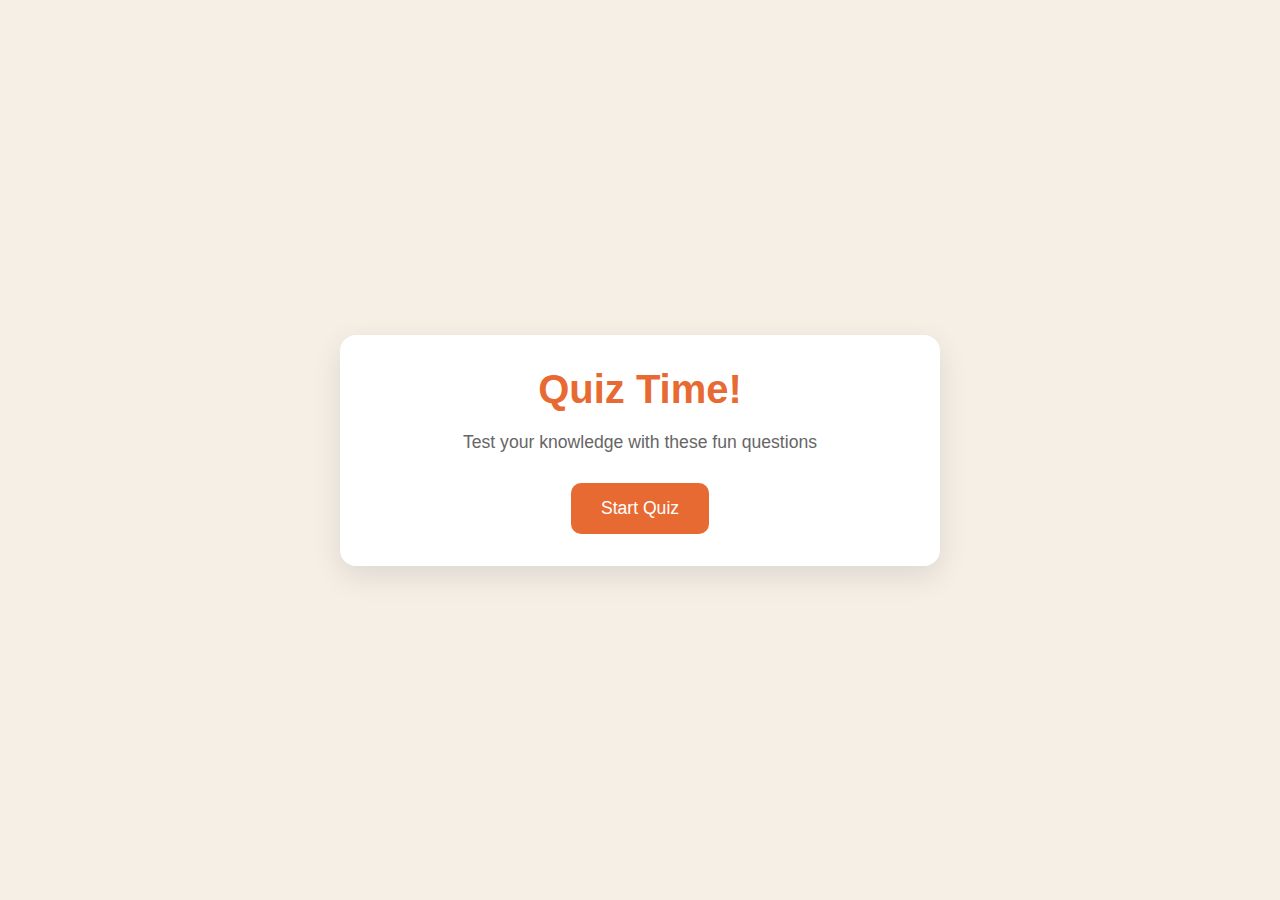
<file: 01-quiz-game/index.html>
<!DOCTYPE html>
<html lang="en">
  <head>
    <meta charset="UTF-8" />
    <meta name="viewport" content="width=device-width, initial-scale=1.0" />
    <title>Fun Quiz Game</title>
    <link rel="stylesheet" href="style.css" />
  </head>
  <body>
    <div class="container">
      <div class="screen active" id="start-screen">
        <h1>Quiz Time!</h1>
        <p>Test your knowledge with these fun questions</p>
        <button id="start-btn">Start Quiz</button>
      </div>

      <div class="screen" id="quiz-screen">
        <div class="quiz-header">
          <h2 id="question-text">Question goes here</h2>
          <div class="quiz-info">
            <p>
              Question <span id="current-question">1</span> of
              <span id="total-questions">5</span>
            </p>

            <p>Score: <span id="score">0</span></p>
          </div>
        </div>

        <div id="answers-container" class="answers-container">
          <!-- Answer buttons will be insterted here from our js code later at some point -->
        </div>

        <div class="progress-bar">
          <div id="progress" class="progress"></div>
        </div>
      </div>

      <div id="result-screen" class="screen">
        <h1>Quiz Results</h1>
        <div class="result-info">
          <p>
            You scored <span id="final-score">0</span> out of
            <span id="max-score">5</span>
          </p>

          <div id="result-message">Good job!</div>
        </div>
        <button id="restart-btn">Restart Quiz</button>
      </div>
    </div>

    <script src="script.js"></script>
  </body>
</html>
</file>
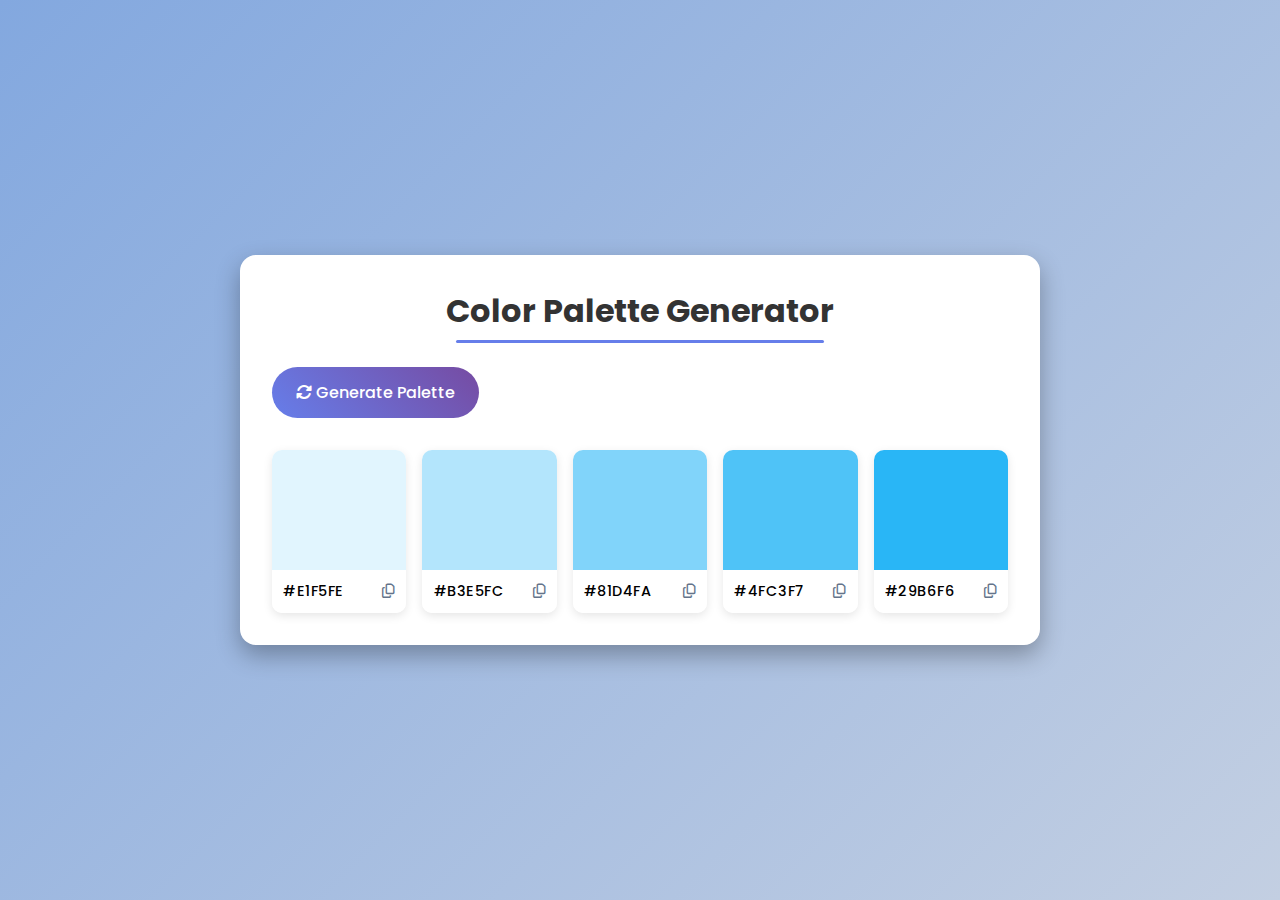
<file: 02-color-palette-generator/index.html>
<!DOCTYPE html>
<html lang="en">
  <head>
    <meta charset="UTF-8" />
    <meta name="viewport" content="width=device-width, initial-scale=1.0" />
    <title>Color Palette Generator</title>
    <link
      rel="stylesheet"
      href="https://cdnjs.cloudflare.com/ajax/libs/font-awesome/6.7.2/css/all.min.css"
      integrity="sha512-Evv84Mr4kqVGRNSgIGL/F/aIDqQb7xQ2vcrdIwxfjThSH8CSR7PBEakCr51Ck+w+/U6swU2Im1vVX0SVk9ABhg=="
      crossorigin="anonymous"
      referrerpolicy="no-referrer"
    />
    <link rel="stylesheet" href="style.css" />
  </head>
  <body>
    <div class="container">
      <h1>Color Palette Generator</h1>

      <button id="generate-btn">
        <i class="fas fa-sync-alt"></i>
        Generate Palette
      </button>

      <div class="palette-container">
        <!-- COLOR BOX 1 -->
        <div class="color-box">
          <div class="color" style="background-color: #e1f5fe"></div>
          <div class="color-info">
            <span class="hex-value">#E1F5FE</span>
            <i class="far fa-copy copy-btn" title="Copy to clipboard"></i>
          </div>
        </div>
        <!-- COLOR BOX 2 -->
        <div class="color-box">
          <div class="color" style="background-color: #b3e5fc"></div>
          <div class="color-info">
            <span class="hex-value">#B3E5FC</span>
            <i class="far fa-copy copy-btn" title="Copy to clipboard"></i>
          </div>
        </div>
        <!-- COLOR BOX 3 -->
        <div class="color-box">
          <div class="color" style="background-color: #81d4fa"></div>
          <div class="color-info">
            <span class="hex-value">#81D4FA</span>
            <i class="far fa-copy copy-btn" title="Copy to clipboard"></i>
          </div>
        </div>
        <!-- COLOR BOX 4 -->
        <div class="color-box">
          <div class="color" style="background-color: #4fc3f7"></div>
          <div class="color-info">
            <span class="hex-value">#4FC3F7</span>
            <i class="far fa-copy copy-btn" title="Copy to clipboard"></i>
          </div>
        </div>
        <!-- COLOR BOX 5 -->
        <div class="color-box">
          <div class="color" style="background-color: #29b6f6"></div>
          <div class="color-info">
            <span class="hex-value">#29B6F6</span>
            <i class="far fa-copy copy-btn" title="Copy to clipboard"></i>
          </div>
        </div>
      </div>
    </div>

    <script src="script.js"></script>
  </body>
</html>
</file>
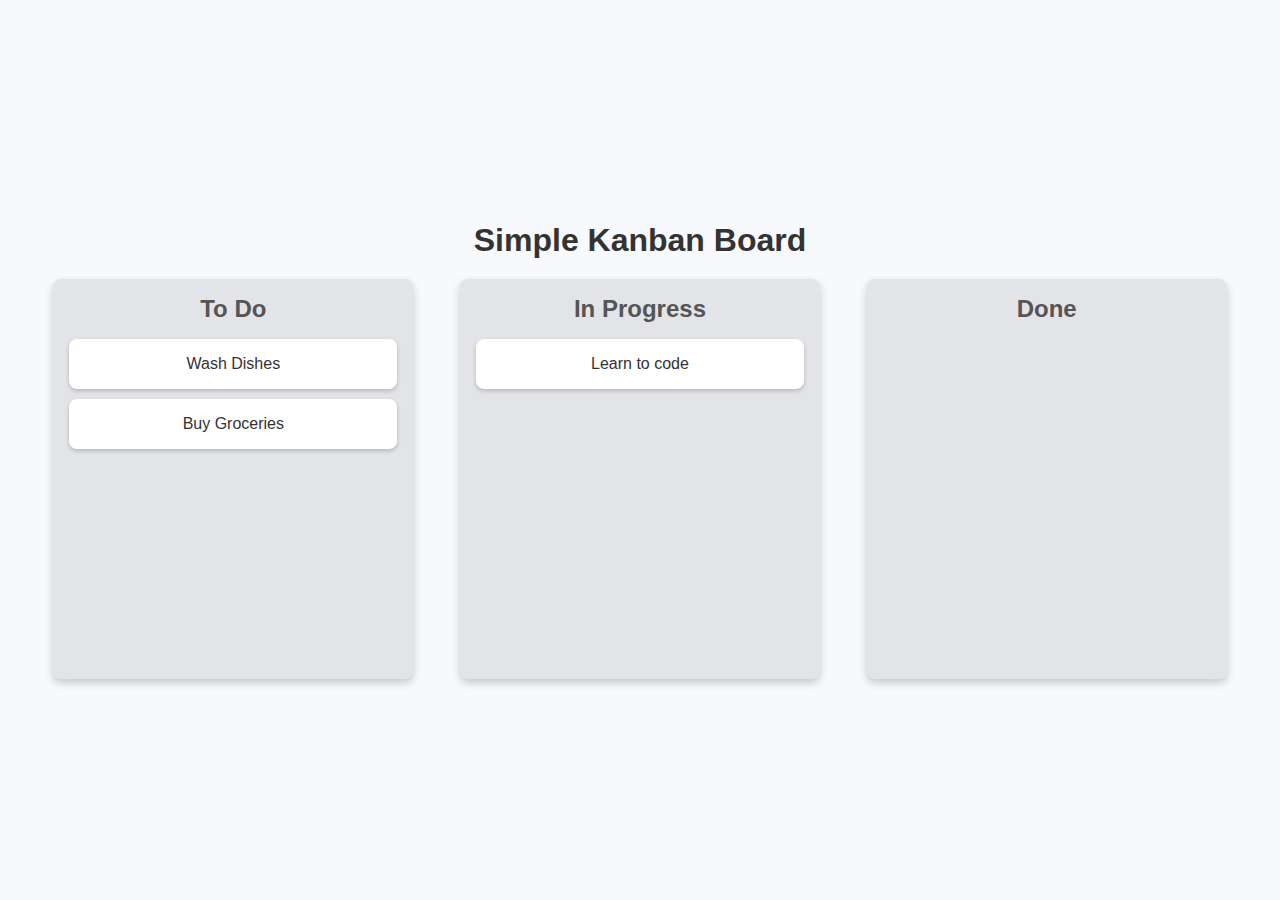
<file: 03-drag-and-drop/index.html>
<!DOCTYPE html>
<html lang="en">
  <head>
    <meta charset="UTF-8" />
    <meta name="viewport" content="width=device-width, initial-scale=1.0" />
    <title>Kanban Board</title>
    <link rel="stylesheet" href="style.css" />
  </head>
  <body>
    <div class="container">
      <h1>Simple Kanban Board</h1>

      <div class="board">
        <!-- LIST 1 -->
        <div class="list" id="list1">
          <h2>To Do</h2>
          <div class="card" draggable="true" id="card1">Wash Dishes</div>
          <div class="card" draggable="true" id="card2">Buy Groceries</div>
        </div>

        <!-- LIST 2 -->
        <div class="list" id="list2">
          <h2>In Progress</h2>
          <div class="card" draggable="true" id="card3">Learn to code</div>
        </div>

        <!-- LIST 3 -->
        <div class="list" id="list3">
          <h2>Done</h2>
        </div>
      </div>
    </div>

    <script src="script.js"></script>
  </body>
</html>
</file>
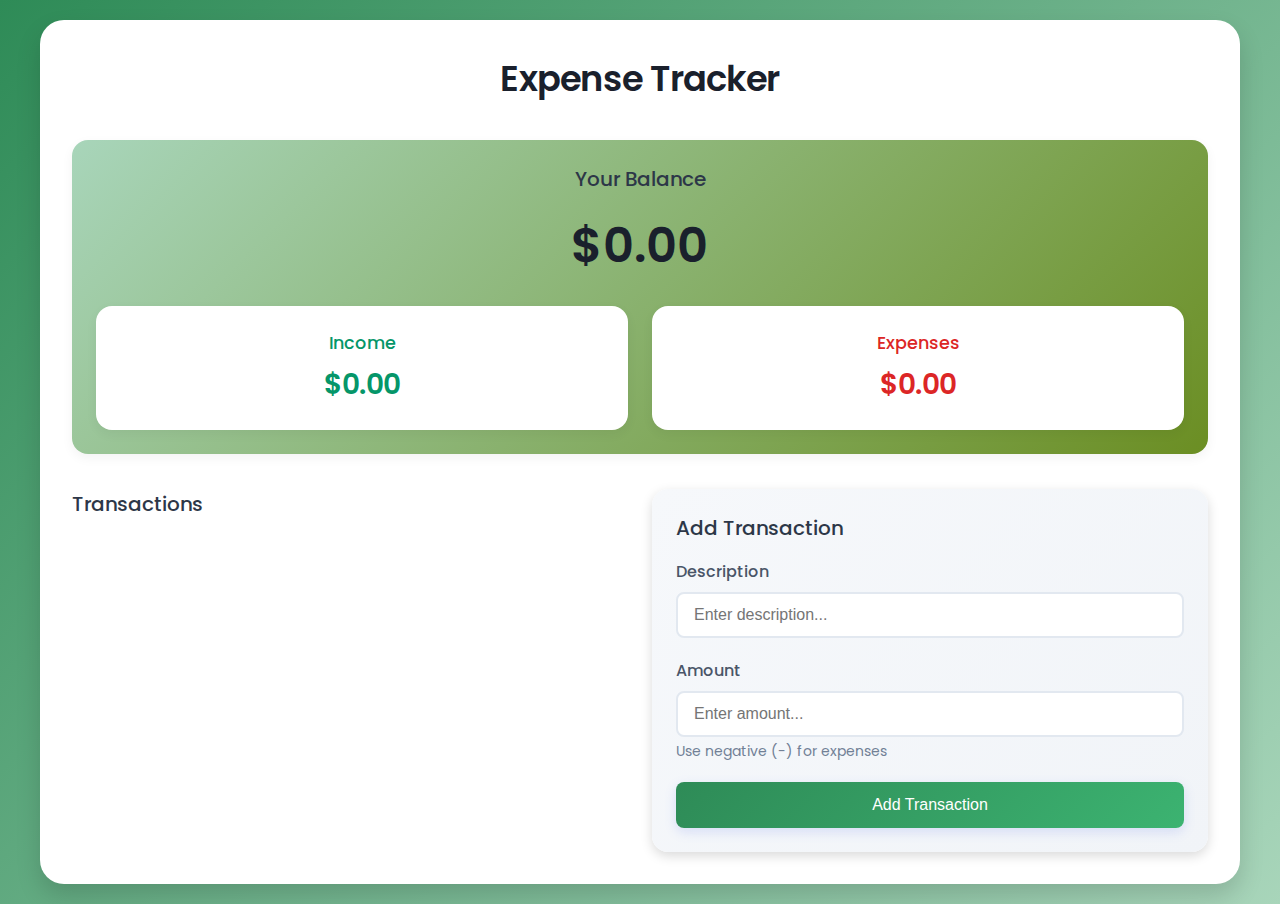
<file: 04-expense-tracker/index.html>
<!DOCTYPE html>
<html lang="en">
  <head>
    <meta charset="UTF-8" />
    <meta name="viewport" content="width=device-width, initial-scale=1.0" />
    <title>Expense Tracker</title>
    <link rel="stylesheet" href="style.css" />
    <link
      href="https://fonts.googleapis.com/css?family=Poppins:100,100italic,200,200italic,300,300italic,regular,italic,500,500italic,600,600italic,700,700italic,800,800italic,900,900italic"
      rel="stylesheet"
    />
  </head>
  <body>
    <div class="container">
      <h1>Expense Tracker</h1>

      <div class="balance-container">
        <h2>Your Balance</h2>
        <h1 id="balance">$0.00</h1>

        <div class="summary">
          <div class="income">
            <h3>Income</h3>
            <p id="income-amount">$0.00</p>
          </div>
          <div class="expenses">
            <h3>Expenses</h3>
            <p id="expense-amount">$0.00</p>
          </div>
        </div>
      </div>

      <div class="main-content">
        <div class="transaction-container">
          <h2>Transactions</h2>
          <ul id="transaction-list">
            <!-- TRANSACTIONS WILL BE INSERTED HERE -->
          </ul>
        </div>

        <div class="form-container">
          <h2>Add Transaction</h2>

          <form id="transaction-form">
            <div class="form-group">
              <label for="description">Description</label>
              <input type="text" id="description" placeholder="Enter description..." required />
            </div>

            <div class="form-group">
              <label for="amount">Amount</label>
              <input type="number" id="amount" placeholder="Enter amount..." required />
              <small>Use negative (-) for expenses</small>
            </div>

            <button type="submit">Add Transaction</button>
          </form>
        </div>
      </div>
    </div>

    <script src="script.js"></script>
  </body>
</html>
</file>
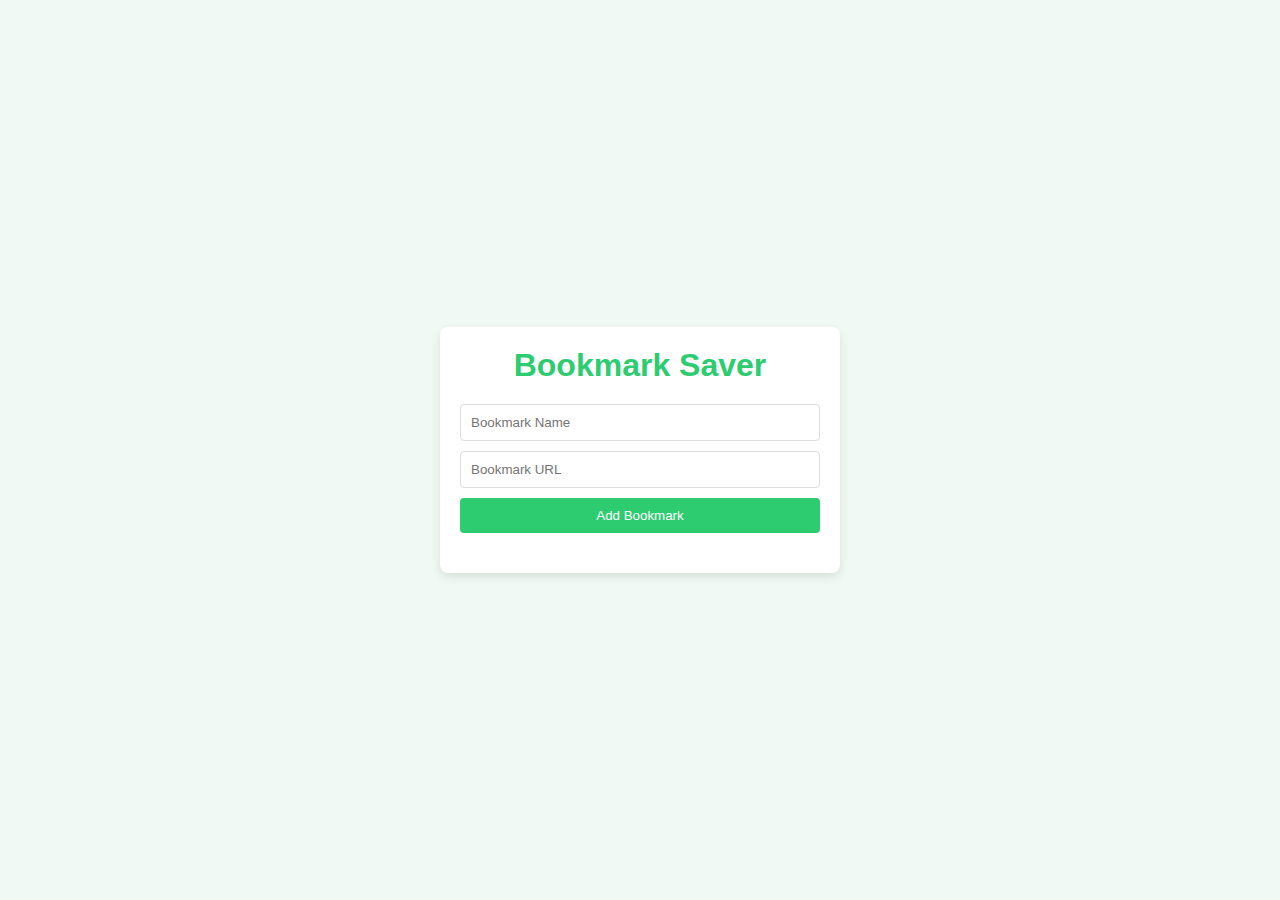
<file: 05-bookmark-saver/index.html>
<!DOCTYPE html>
<html lang="en">
  <head>
    <meta charset="UTF-8" />
    <meta name="viewport" content="width=device-width, initial-scale=1.0" />
    <title>Bookmark Saver</title>
    <link rel="stylesheet" href="style.css" />
  </head>
  <body>
    <div class="app-container">
      <h1>Bookmark Saver</h1>
      <div class="input-container">
        <input type="text" id="bookmark-name" placeholder="Bookmark Name" />
        <input type="url" id="bookmark-url" placeholder="Bookmark URL" />
        <button id="add-bookmark">Add Bookmark</button>
      </div>

      <ul id="bookmark-list"></ul>
    </div>

    <script src="script.js"></script>
  </body>
</html>
</file>
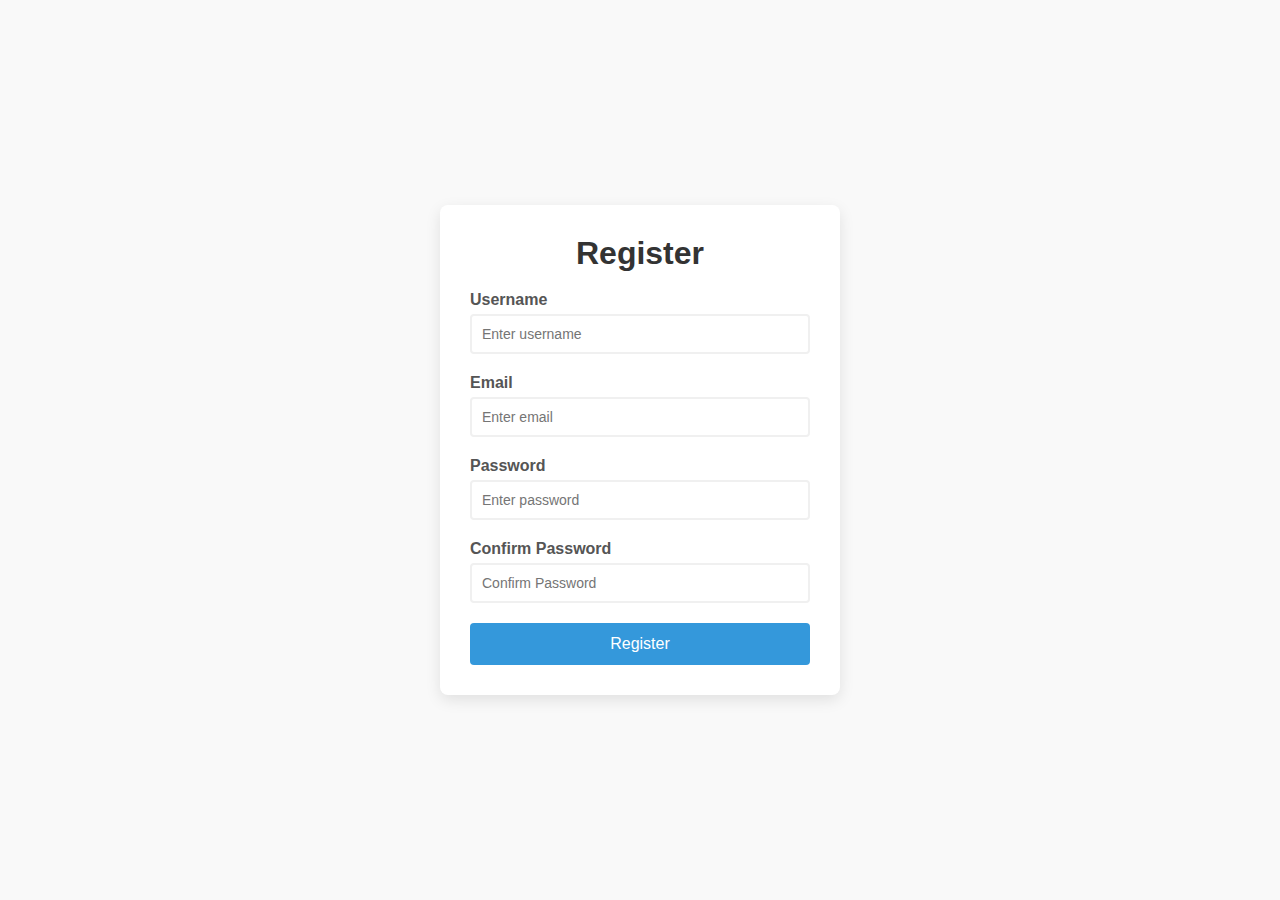
<file: 06-form-validator/index.html>
<!DOCTYPE html>
<html lang="en">
  <head>
    <meta charset="UTF-8" />
    <meta name="viewport" content="width=device-width, initial-scale=1.0" />
    <title>Form Validator</title>
    <link rel="stylesheet" href="style.css" />
  </head>
  <body>
    <div class="container">
      <form id="registration-form">
        <h1>Register</h1>

        <!-- username -->
        <div class="form-group">
          <label for="username">Username</label>
          <input type="text" id="username" placeholder="Enter username" />
          <small></small>
        </div>
        <!-- email -->
        <div class="form-group">
          <label for="email">Email</label>
          <input type="email" id="email" placeholder="Enter email" />
          <small></small>
        </div>
        <!-- password -->
        <div class="form-group">
          <label for="password">Password</label>
          <input type="password" id="password" placeholder="Enter password" />
          <small></small>
        </div>
        <!-- confirm password -->
        <div class="form-group">
          <label for="confirmPassword">Confirm Password</label>
          <input type="password" id="confirmPassword" placeholder="Confirm Password" />
          <small></small>
        </div>
        <!-- submit btn -->
        <button type="submit">Register</button>
      </form>
    </div>

    <script src="script.js"></script>
  </body>
</html>
</file>
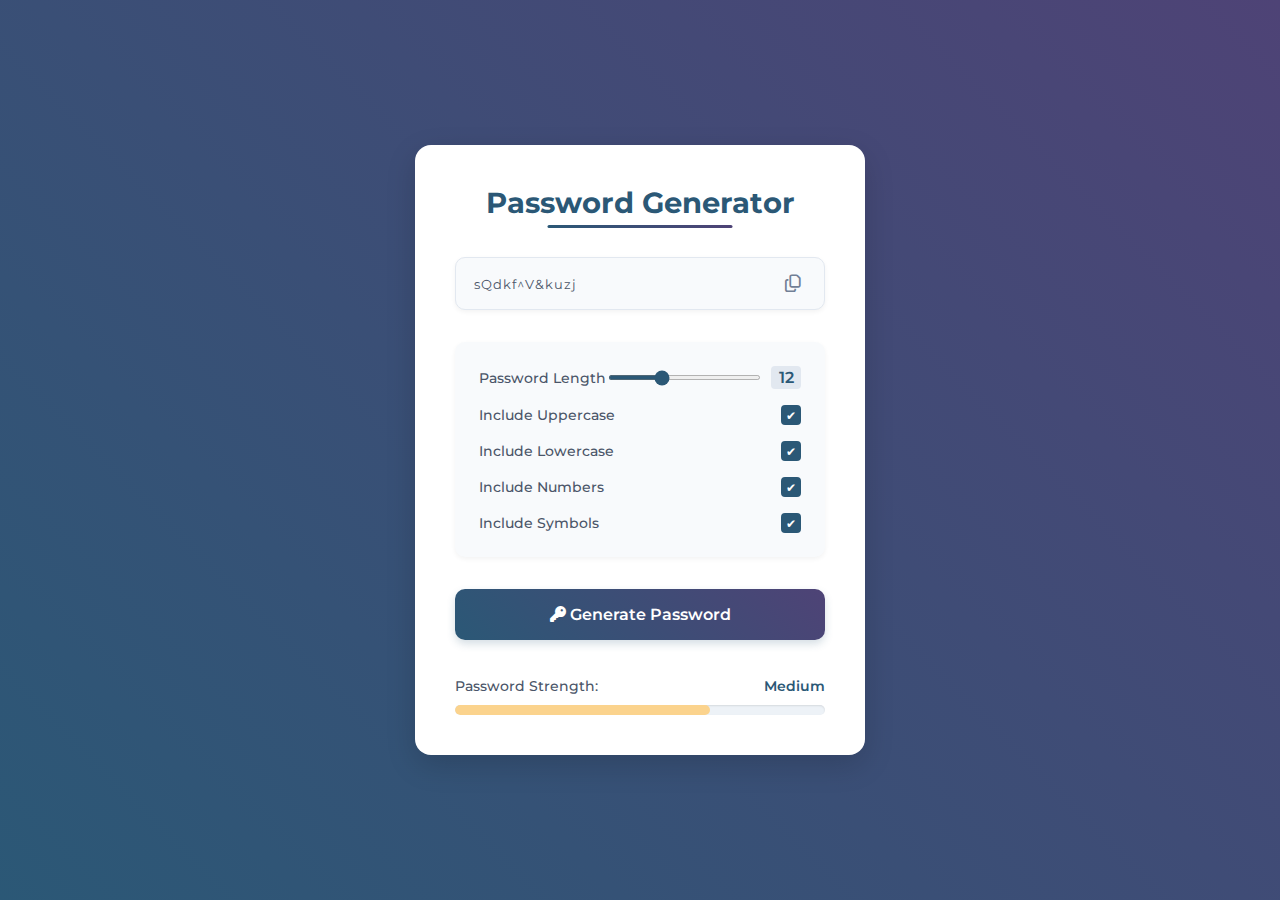
<file: 07-password-generator/index.html>
<!DOCTYPE html>
<html lang="en">
  <head>
    <meta charset="UTF-8" />
    <meta name="viewport" content="width=device-width, initial-scale=1.0" />
    <title>Password Generator</title>
    <link rel="stylesheet" href="style.css" />
    <link
      rel="stylesheet"
      href="https://cdnjs.cloudflare.com/ajax/libs/font-awesome/6.7.2/css/all.min.css"
      integrity="sha512-Evv84Mr4kqVGRNSgIGL/F/aIDqQb7xQ2vcrdIwxfjThSH8CSR7PBEakCr51Ck+w+/U6swU2Im1vVX0SVk9ABhg=="
      crossorigin="anonymous"
      referrerpolicy="no-referrer"
    />
  </head>
  <body>
    <div class="container">
      <h1>Password Generator</h1>

      <!-- password container -->
      <div class="password-container">
        <input type="text" readonly id="password" />
        <i class="far fa-copy" id="copy-btn" title="Copy to clipboard"></i>
      </div>

      <!-- options -->
      <div class="options">
        <!-- password length -->
        <div class="option">
          <label for="length">Password Length</label>
          <div class="range-container">
            <input type="range" id="length" min="6" max="24" value="12" />
            <span id="length-value">12</span>
          </div>
        </div>
        <!-- include uppercase -->
        <div class="option">
          <label for="uppercase">Include Uppercase</label>
          <input type="checkbox" id="uppercase" checked />
        </div>
        <!-- include lowercase -->
        <div class="option">
          <label for="lowercase">Include Lowercase</label>
          <input type="checkbox" id="lowercase" checked />
        </div>
        <!-- include numbers -->
        <div class="option">
          <label for="numbers">Include Numbers</label>
          <input type="checkbox" id="numbers" checked />
        </div>
        <!-- include symbols -->
        <div class="option">
          <label for="symbols">Include Symbols</label>
          <input type="checkbox" id="symbols" checked />
        </div>
      </div>

      <button id="generate-btn">
        <i class="fas fa-key"></i>
        Generate Password
      </button>

      <div class="strength-container">
        <p>Password Strength: <span id="strength-label">Medium</span></p>

        <div class="strength-meter">
          <div class="strength-bar"></div>
        </div>
      </div>
    </div>

    <script src="script.js"></script>
  </body>
</html>
</file>
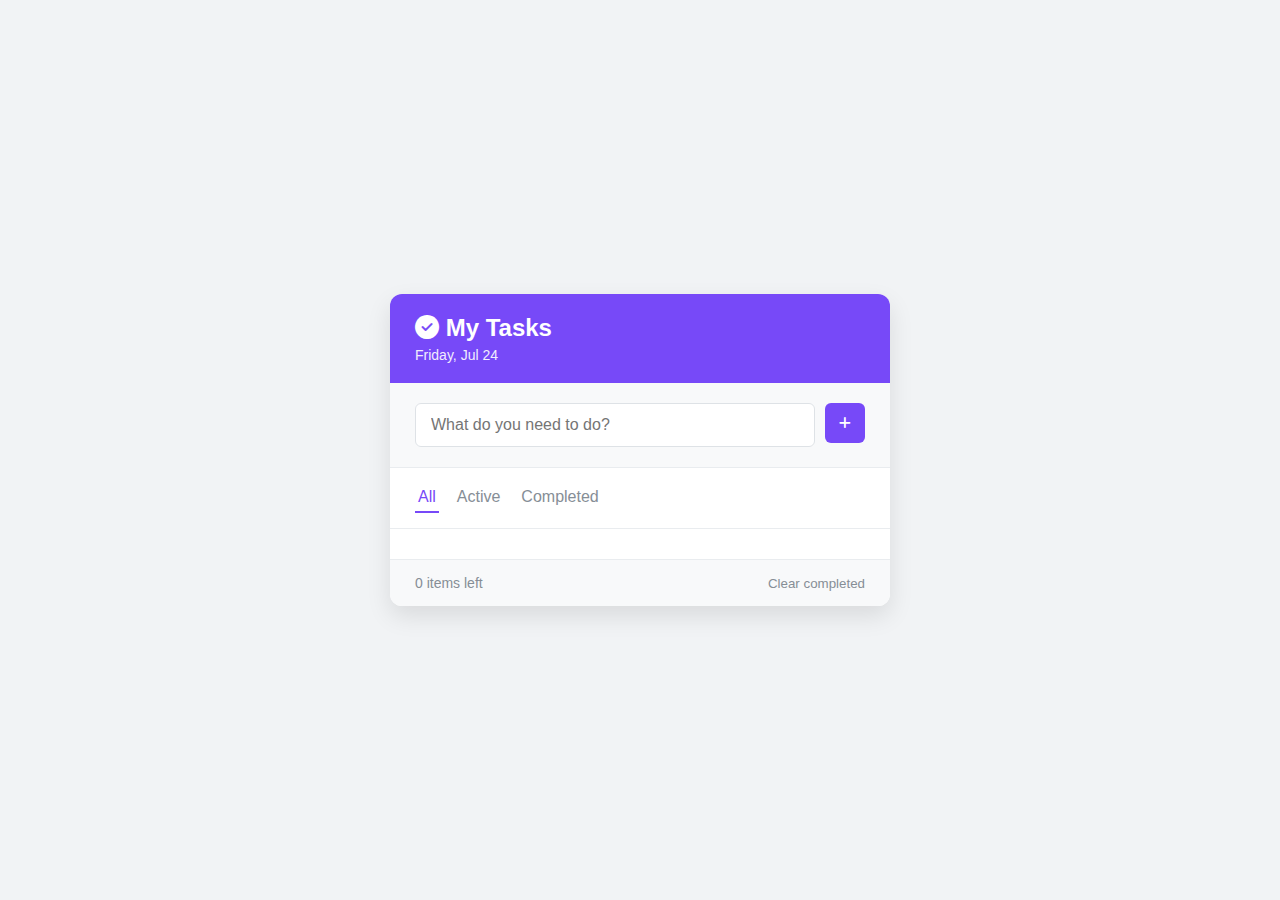
<file: 08-todo-app/index.html>
<!DOCTYPE html>
<html lang="en">
  <head>
    <meta charset="UTF-8" />
    <meta name="viewport" content="width=device-width, initial-scale=1.0" />
    <title>Todo App</title>
    <link rel="stylesheet" href="style.css" />
    <link
      rel="stylesheet"
      href="https://cdnjs.cloudflare.com/ajax/libs/font-awesome/6.7.2/css/all.min.css"
      integrity="sha512-Evv84Mr4kqVGRNSgIGL/F/aIDqQb7xQ2vcrdIwxfjThSH8CSR7PBEakCr51Ck+w+/U6swU2Im1vVX0SVk9ABhg=="
      crossorigin="anonymous"
      referrerpolicy="no-referrer"
    />
  </head>
  <body>
    <div class="app">
      <header>
        <h1>
          <i class="fas fa-check-circle"></i>
          My Tasks
        </h1>
        <p id="date"></p>
      </header>

      <div class="todo-input">
        <input type="text" id="task-input" placeholder="What do you need to do?" />
        <button id="add-task">
          <i class="fas fa-plus"></i>
        </button>
      </div>

      <div class="filters">
        <span class="filter active" data-filter="all"> All </span>
        <span class="filter" data-filter="active"> Active </span>
        <span class="filter" data-filter="completed"> Completed </span>
      </div>

      <div class="todos-container">
        <ul id="todos-list">
          <!-- li will be inserted right here later in the video -->
          <!-- <li class="todo-item">
            <label class="checkbox-container">
              <input type="checkbox" class="todo-checkbox" />
              <span class="checkmark"></span>
            </label>
            <span class="todo-item-text">Buy groceries</span>
            <button class="delete-btn"><i class="fas fa-times"></i></button>
          </li> -->
        </ul>
        <div class="empty-state hidden">
          <i class="fas fa-clipboard-list"></i>
          <p>No tasks here yet</p>
        </div>
      </div>

      <footer>
        <p id="items-left">0 items left</p>
        <button id="clear-completed">Clear completed</button>
      </footer>
    </div>

    <script src="script.js"></script>
  </body>
</html>
</file>
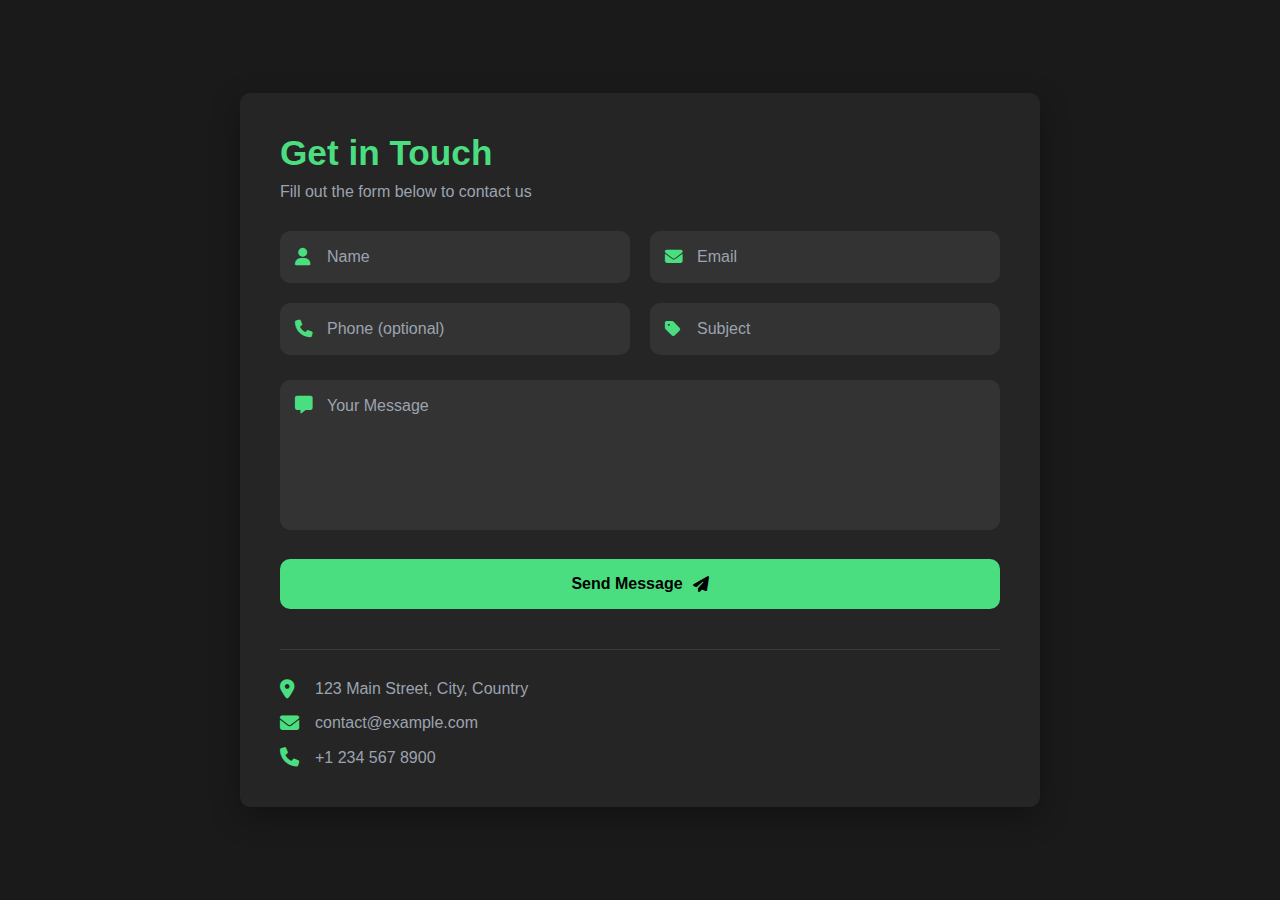
<file: 09-contact-form/index.html>
<!DOCTYPE html>
<html lang="en">
  <head>
    <meta charset="UTF-8" />
    <meta name="viewport" content="width=device-width, initial-scale=1.0" />
    <title>Contact Form</title>
    <link rel="stylesheet" href="style.css" />
    <link
      rel="stylesheet"
      href="https://cdnjs.cloudflare.com/ajax/libs/font-awesome/6.7.2/css/all.min.css"
      integrity="sha512-Evv84Mr4kqVGRNSgIGL/F/aIDqQb7xQ2vcrdIwxfjThSH8CSR7PBEakCr51Ck+w+/U6swU2Im1vVX0SVk9ABhg=="
      crossorigin="anonymous"
      referrerpolicy="no-referrer"
    />
  </head>
  <body>
    <div class="container">
      <div class="form-container">
        <h1>Get in Touch</h1>
        <p>Fill out the form below to contact us</p>

        <form>
          <div class="input-group">
            <div class="input-field">
              <i class="fas fa-user"></i>
              <input type="text" placeholder="Name" required />
            </div>

            <div class="input-field">
              <i class="fas fa-envelope"></i>
              <input type="email" placeholder="Email" required />
            </div>

            <div class="input-field">
              <i class="fas fa-phone"></i>
              <input type="tel" placeholder="Phone (optional)" />
            </div>

            <div class="input-field">
              <i class="fas fa-tag"></i>
              <input type="text" placeholder="Subject" required />
            </div>
          </div>

          <div class="message-field">
            <i class="fas fa-message"></i>
            <textarea placeholder="Your Message" required></textarea>
          </div>

          <button type="submit">
            <div class="btn-content">
              <span>Send Message</span>
              <i class="fas fa-paper-plane"></i>
            </div>
          </button>
        </form>

        <div class="contact-info">
          <div class="info-item">
            <i class="fas fa-map-marker-alt"></i>
            <span>123 Main Street, City, Country</span>
          </div>
          <div class="info-item">
            <i class="fas fa-envelope"></i>
            <span>contact@example.com</span>
          </div>

          <div class="info-item">
            <i class="fas fa-phone"></i>
            <span>+1 234 567 8900</span>
          </div>
        </div>
      </div>
    </div>
  </body>
</html>
</file>
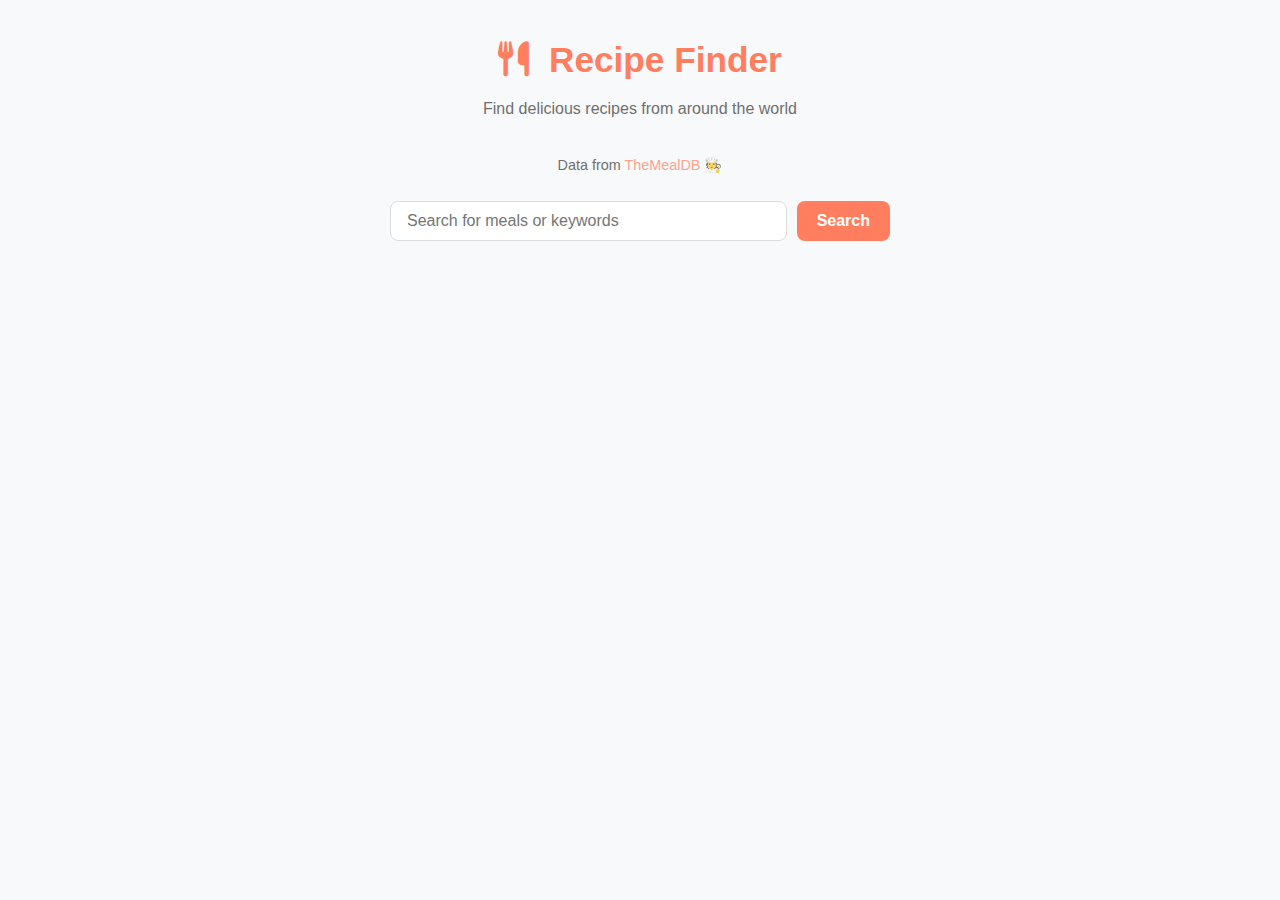
<file: 12-recipe-finder/index.html>
<!DOCTYPE html>
<html lang="en">
  <head>
    <meta charset="UTF-8" />
    <meta name="viewport" content="width=device-width, initial-scale=1.0" />
    <title>Recipe Finder App</title>
    <link rel="stylesheet" href="style.css" />
    <link
      rel="stylesheet"
      href="https://cdnjs.cloudflare.com/ajax/libs/font-awesome/6.7.2/css/all.min.css"
      integrity="sha512-Evv84Mr4kqVGRNSgIGL/F/aIDqQb7xQ2vcrdIwxfjThSH8CSR7PBEakCr51Ck+w+/U6swU2Im1vVX0SVk9ABhg=="
      crossorigin="anonymous"
      referrerpolicy="no-referrer"
    />
  </head>
  <body>
    <div class="container">
      <header>
        <h1><i class="fas fa-utensils"></i> Recipe Finder</h1>
        <p>Find delicious recipes from around the world</p>
      </header>

      <p class="api-link">Data from <a href="https://www.themealdb.com/api.php">TheMealDB 🧑‍🍳</a></p>

      <div class="search-container">
        <input type="text" id="search-input" placeholder="Search for meals or keywords" />
        <button id="search-btn">Search</button>
      </div>

      <div id="error-container" class="hidden">
        <p>No meals found. Try another search term!</p>
      </div>

      <div id="result-heading"></div>

      <div id="meals" class="meals-container"></div>

      <div id="meal-details" class="hidden">
        <button id="back-btn"><i class="fas fa-arrow-left"></i> Back to recipes</button>

        <div class="meal-details-content"></div>
      </div>
    </div>

    <script src="script.js"></script>
  </body>
</html>
</file>
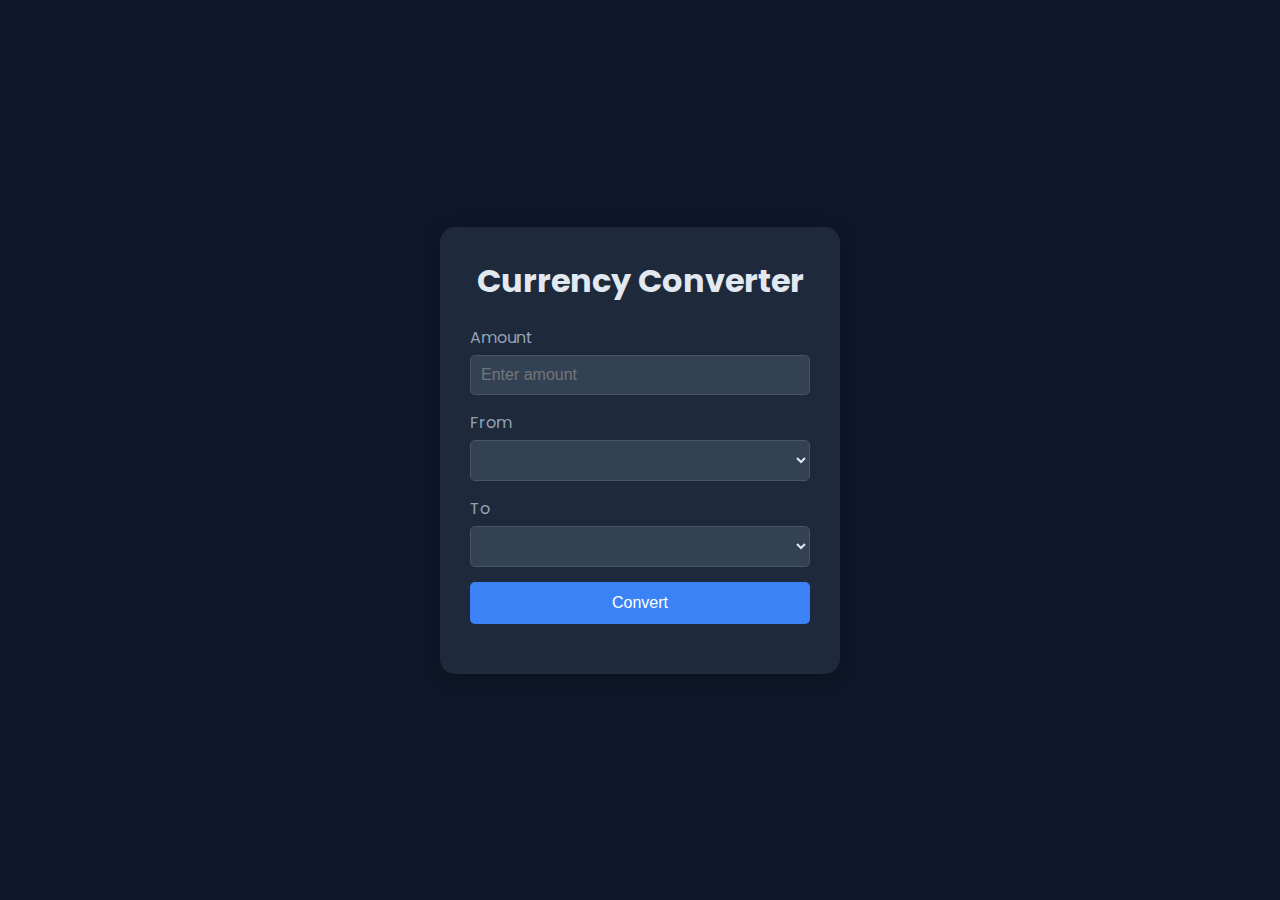
<file: 13-currency-converter/index.html>
<!DOCTYPE html>
<html lang="en">
  <head>
    <meta charset="UTF-8" />
    <meta name="viewport" content="width=device-width, initial-scale=1.0" />
    <title>Curreny Converter App</title>
    <link rel="stylesheet" href="style.css" />
    <link
      href="https://fonts.googleapis.com/css?family=Poppins:100,100italic,200,200italic,300,300italic,regular,italic,500,500italic,600,600italic,700,700italic,800,800italic,900,900italic"
      rel="stylesheet"
    />
  </head>
  <body>
    <div class="container">
      <h1>Currency Converter</h1>

      <form id="converter-form">
        <div class="form-group">
          <label for="amount">Amount</label>
          <input type="number" id="amount" placeholder="Enter amount" required />
        </div>

        <div class="form-group">
          <label for="from-currency">From</label>
          <select id="from-currency">
            <!-- Currency options will be inserted from our api -->
          </select>
        </div>

        <div class="form-group">
          <label for="to-currency">To</label>
          <select id="to-currency">
            <!-- Currency options will be inserted from our api -->
          </select>
        </div>

        <button type="submit">Convert</button>
      </form>

      <div id="result"></div>
    </div>

    <script src="script.js"></script>
  </body>
</html>
</file>
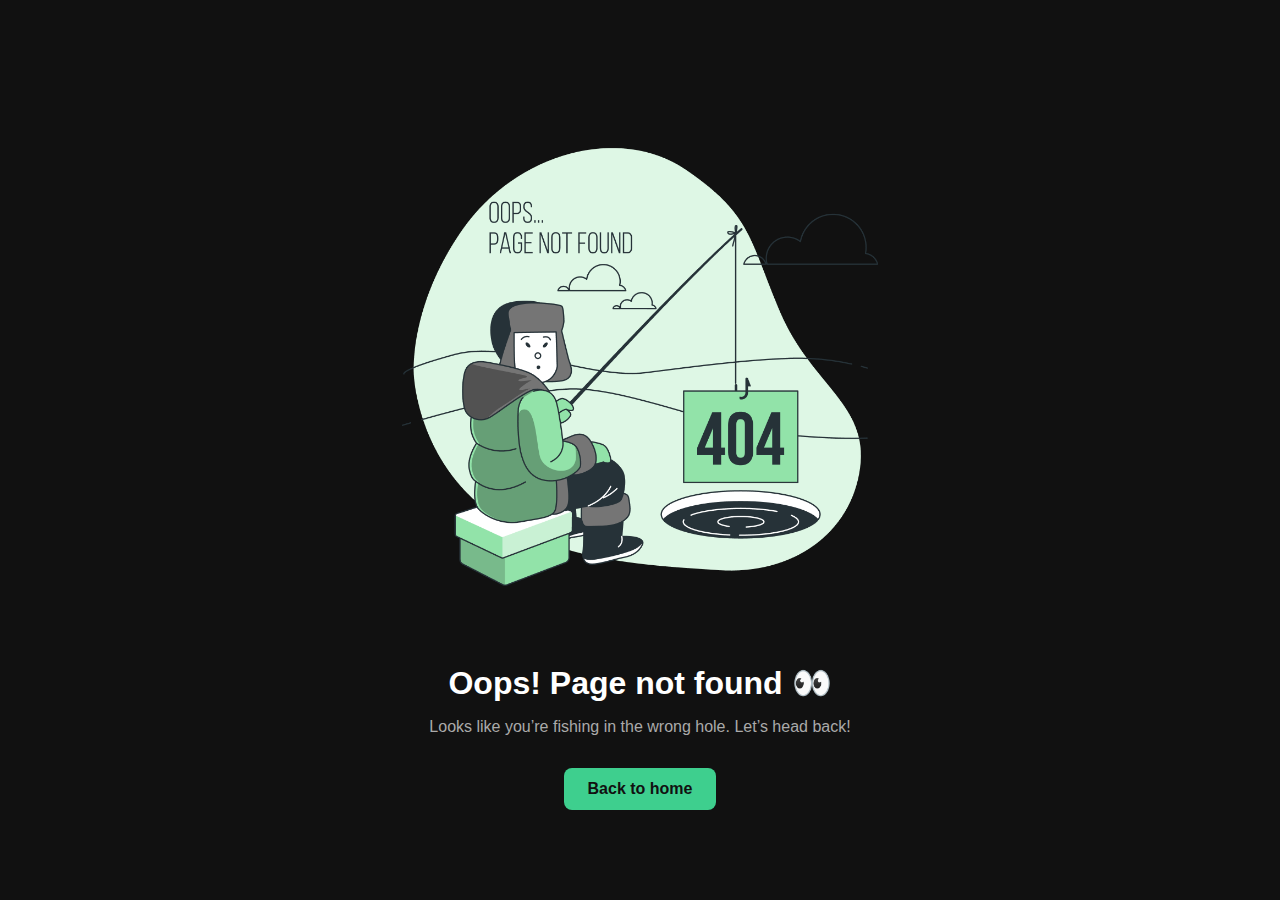
<file: 15-404-page/index.html>
<!DOCTYPE html>
<html lang="en">
  <head>
    <meta charset="UTF-8" />
    <meta name="viewport" content="width=device-width, initial-scale=1.0" />
    <title>Custom 404 Page</title>
    <link rel="stylesheet" href="style.css" />
  </head>
  <body>
    <img src="404.png" alt="404 illustration" />
    <h1>Oops! Page not found 👀</h1>
    <p>Looks like you’re fishing in the wrong hole. Let’s head back!</p>
    <a href="#">Back to home</a>
  </body>
</html>
</file>
<file: 03-drag-and-drop/style.css>
* {
  padding: 0;
  margin: 0;
  box-sizing: border-box;
}

body {
  font-family: sans-serif;
  background-color: #f7f9fc;
  display: flex;
  justify-content: center;
  align-items: center;
  min-height: 100vh;
}

.container {
  text-align: center;
  width: 100%;
  padding: 1.2rem;
}

h1 {
  color: #333;
  margin-bottom: 20px;
  font-size: 2rem;
}

.board {
  display: flex;
  justify-content: space-around;
  align-items: flex-start;
  width: 100%;
  max-width: 1200px;
  margin: 0 auto;
  gap: 20px;
}

.list {
  background-color: #e3e4e8;
  padding: 1rem;
  border-radius: 8px;
  width: 30%;
  min-height: 400px;
  box-shadow: 0 4px 8px rgba(0, 0, 0, 0.2);
}

.list h2 {
  color: #555;
  margin-bottom: 1rem;
  font-size: 1.5rem;
}

.card {
  background-color: white;
  color: #333;
  padding: 1rem;
  margin-bottom: 10px;
  border-radius: 8px;
  cursor: grab;
  box-shadow: 0 2px 4px rgba(0, 0, 0, 0.2);
  transition: transform 0.2s, box-shadow 0.2s;
}

.card:active {
  cursor: grabbing;
  transform: scale(1.05);
  box-shadow: 0 4px 8px rgba(0, 0, 0, 0.2);
}

.list.over {
  background-color: #d1d3d8;
}

@media (max-width: 768px) {
  .board {
    flex-direction: column;
    align-items: center;
  }

  .list {
    width: 80%;
    margin-bottom: 20px;
  }
}
</file>
<file: 04-expense-tracker/style.css>
* {
  margin: 0;
  padding: 0;
  box-sizing: border-box;
}

body {
  background: linear-gradient(135deg, #2e8b57, #a8d5ba);
  min-height: 100vh;
  font-family: "Poppins", sans-serif;
  display: flex;
  align-items: center;
  justify-content: center;
  padding: 20px;
  color: #2d3436;
}

.container {
  width: 100%;
  max-width: 1200px;
  background-color: #fff;
  padding: 2rem;
  border-radius: 24px;
  box-shadow: 0 12px 24px rgba(0, 0, 0, 0.15);
}

h1 {
  text-align: center;
  color: #1a202c;
  margin-bottom: 35px;
  font-size: 2.2rem;
  font-weight: 600;
  letter-spacing: -0.5px;
}

h2 {
  color: #2d3748;
  margin-bottom: 1rem;
  font-size: 1.25rem;
  font-weight: 500;
}

.balance-container {
  text-align: center;
  margin-bottom: 35px;
  padding: 24px;
  background: linear-gradient(135deg, #a8d5ba, #6b8e23);
  border-radius: 1rem;
  box-shadow: 0 4px 12px rgba(0, 0, 0, 0.05);
}

.balance-container h1 {
  font-size: 3rem;
  margin: 15px 0;
}

.summary {
  display: grid;
  grid-template-columns: 1fr 1fr;
  gap: 24px;
  margin-top: 24px;
}

.main-content {
  display: grid;
  grid-template-columns: 1fr 1fr;
  gap: 24px;
}

.income,
.expenses {
  background-color: white;
  padding: 24px;
  border-radius: 1rem;
  box-shadow: 0 4px 12px rgba(0, 0, 0, 0.05);
  transition: transform 0.2s ease;
}

.income:hover,
.expenses:hover {
  transform: translateY(-2px);
}

.income h3 {
  color: #059669;
  font-size: 1.1rem;
  font-weight: 500;
}

.expenses h3 {
  color: #dc2626;
  font-size: 1.1rem;
  font-weight: 500;
}

.income p,
.expenses p {
  margin-top: 8px;
  font-size: 1.75rem;
  font-weight: 600;
}

.income p {
  color: #059669;
}

.expenses p {
  color: #dc2626;
}

.transaction-container {
  height: 100%;
  display: flex;
  flex-direction: column;
}

#transaction-list {
  list-style: none;
  max-height: 500px;
  overflow-y: auto;
  padding-right: 8px;
  flex-grow: 1;
}

#transaction-list::-webkit-scrollbar {
  width: 8px;
}

#transaction-list::-webkit-scrollbar-track {
  /* track is the bg of the scrollbar */
  background-color: #f1f1f1;
  border-radius: 4px;
}
#transaction-list::-webkit-scrollbar-thumb {
  /* thumb is the draggble part of the scrollbar */
  background-color: #cbd5e0;
  border-radius: 4px;
}
#transaction-list::-webkit-scrollbar-thumb:hover {
  background-color: #a0aec0;
}

.transaction {
  display: flex;
  justify-content: space-between;
  align-items: center;
  padding: 1rem 1.2rem;
  margin-bottom: 12px;
  border-radius: 12px;
  background-color: #fff;
  box-shadow: 0 2px 8px rgba(0, 0, 0, 0.05);
  transition: all 0.2s ease;
  border-right: 5px solid;
  animation: slideIn 0.3s ease;
}

@keyframes slideIn {
  from {
    opacity: 0;
    transform: translateX(-20px);
  }

  to {
    opacity: 1;
    transform: translateX(0px);
  }
}

.transaction:hover {
  transform: translateX(4px);
  box-shadow: 0 4px 12px rgba(0, 0, 0, 0.1);
}

.transaction.income {
  border-right-color: #059669;
}

.transaction.expense {
  border-right-color: #dc2626;
}

.transaction .delete-btn {
  background: none;
  border: none;
  color: #dc2626;
  cursor: pointer;
  font-size: 1.4rem;
  opacity: 0;
  transition: all 0.2s ease;
  padding: 4px 8px;
  border-radius: 4px;
  margin-left: 12px;
}

.transaction:hover .delete-btn {
  opacity: 1;
}

.transaction .delete-btn:hover {
  background-color: #fee2e2;
  transform: scale(1.1);
}

.form-container {
  background: linear-gradient(135deg, #f6f8fb, #f1f4f8);
  padding: 24px;
  border-radius: 16px;
  box-shadow: 0 4px 12px rgba(0, 0, 0, 0.15);
  height: 100%;
  display: flex;
  flex-direction: column;
}

.form-container form {
  height: 100%;
  display: flex;
  flex-direction: column;
}

.form-group {
  margin-bottom: 20px;
}

label {
  display: block;
  margin-bottom: 8px;
  color: #4a5568;
  font-weight: 500;
}

input {
  width: 100%;
  padding: 12px 16px;
  border: 2px solid #e2e8f0;
  border-radius: 8px;
  font-size: 1rem;
  transition: all 0.2s ease;
  background-color: white;
}

input:focus {
  outline: none;
  border-color: #667eea;
  box-shadow: 0 0 0 3px rgba(102, 126, 234, 0.1);
}

input:hover {
  border-color: #cbd5e0;
}

small {
  color: #718096;
  font-size: 0.875rem;
  margin-top: 4px;
  display: block;
}

button[type="submit"] {
  width: 100%;
  padding: 14px;
  background: linear-gradient(135deg, #2e8b57 0%, #3cb371 100%);
  color: white;
  border: none;
  border-radius: 8px;
  cursor: pointer;
  font-size: 1rem;
  font-weight: 500;
  transition: all 0.2s ease;
  box-shadow: 0 4px 12px rgba(102, 126, 234, 0.2);
  margin-top: auto;
}

button[type="submit"]:hover {
  transform: translateY(-2px);
  box-shadow: 0 6px 16px rgba(102, 126, 234, 0.3);
}

button[type="submit"]:active {
  transform: translateY(0);
}

/* responsiveness */

@media (max-width: 900px) {
  .main-content {
    grid-template-columns: 1fr;
  }

  #transaction-list {
    max-height: 300px;
  }
}

@media (max-width: 480px) {
  .container {
    padding: 24px;
  }

  .summary {
    grid-template-columns: 1fr;
    gap: 16px;
  }

  .balance-container h1 {
    font-size: 2.5rem;
  }

  .income p,
  .expenses p {
    font-size: 1.5rem;
  }

  .transaction {
    padding: 14px 16px;
  }

  h1 {
    font-size: 1.8rem;
  }
}
</file>
<file: 05-bookmark-saver/style.css>
* {
  margin: 0;
  padding: 0;
  box-sizing: border-box;
}

body {
  font-family: sans-serif;
  background-color: #f0f9f4;
  color: #333;
  display: flex;
  justify-content: center;
  align-items: center;
  height: 100vh;
}

.app-container {
  background-color: #fff;
  padding: 20px;
  border-radius: 8px;
  box-shadow: 0 4px 10px rgba(0, 0, 0, 0.1);
  max-width: 400px;
  width: 90%;
  text-align: center;
}

h1 {
  color: #2ecc71;
  margin-bottom: 20px;
}

.input-container {
  display: flex;
  flex-direction: column;
  gap: 10px;
  margin-bottom: 20px;
}

input {
  padding: 10px;
  border-radius: 4px;
  border: 1px solid #ddd;
}

button {
  padding: 10px;
  background-color: #2ecc71;
  color: white;
  border: none;
  border-radius: 4px;
  cursor: pointer;
  transition: background-color 0.3s ease;
}

button:hover {
  background-color: #27ae60;
}

#bookmark-list {
  list-style: none;
  padding: 0;
}

#bookmark-list li {
  background-color: #f9f9f9;
  padding: 10px;
  border: 1px solid #ddd;
  border-radius: 4px;
  margin-bottom: 10px;
  display: flex;
  justify-content: space-between;
  align-items: center;
}

#bookmark-list a {
  color: #2ecc71;
  text-decoration: none;
}

#bookmark-list button {
  background-color: #e74c3c;
  padding: 5px 10px;
}

#bookmark-list button:hover {
  background-color: #c0392b;
}
</file>
<file: 06-form-validator/style.css>
* {
  margin: 0;
  padding: 0;
  box-sizing: border-box;
}

body {
  background-color: #f9f9f9;
  font-family: sans-serif;
  display: flex;
  align-items: center;
  justify-content: center;
  min-height: 100vh;
}

.container {
  background-color: #fff;
  border-radius: 8px;
  box-shadow: 0px 5px 15px rgba(0, 0, 0, 0.1);
  width: 100%;
  max-width: 400px;
  padding: 30px;
  overflow: hidden;
}

h1 {
  text-align: center;
  color: #333;
  margin-bottom: 1.2rem;
}

.form-group {
  margin-bottom: 20px;
  position: relative;
}

label {
  display: block;
  margin-bottom: 5px;
  color: #555;
  font-weight: bold;
}

input {
  border: 2px solid #f0f0f0;
  border-radius: 4px;
  display: block;
  width: 100%;
  padding: 10px;
  font-size: 14px;
  transition: border-color 0.3s;
}

input:focus {
  outline: none;
  border-color: #3498db;
}

small {
  visibility: hidden;
  position: absolute;
  bottom: -18px;
  left: 0;
  font-size: 12px;
}

button {
  cursor: pointer;
  background: #3498db;
  border: none;
  color: white;
  display: block;
  font-size: 1rem;
  margin-top: 20px;
  padding: 12px;
  border-radius: 4px;
  width: 100%;
  transition: background-color 0.3s;
}

button:hover {
  background-color: #2980b9;
}

.form-group.error input {
  border-color: #e74c3c;
}

.form-group.success input {
  border-color: #2ecc71;
}

.form-group.error small {
  visibility: visible;
  color: #e74c3c;
}
</file>
<file: 07-password-generator/style.css>
@import url(https://fonts.googleapis.com/css?family=Montserrat:100,200,300,regular,500,600,700,800,900,100italic,200italic,300italic,italic,500italic,600italic,700italic,800italic,900italic);

:root {
  --primary-color: #2b5876;
  --secondary-color: #4e4376;
  --weak-color: #fc8181;
  --medium-color: #fbd38d;
  --strong-color: #68d391;
}

* {
  margin: 0;
  padding: 0;
  box-sizing: border-box;
  font-family: "Montserrat", sans-serif;
}

body {
  background: linear-gradient(45deg, var(--primary-color), var(--secondary-color));
  min-height: 100vh;
  display: flex;
  justify-content: center;
  align-items: center;
  color: #333;
  padding: 20px;
}

.container {
  background-color: #fff;
  padding: 2.5rem;
  border-radius: 1rem;
  box-shadow: 0 10px 30px rgba(0, 0, 0, 0.15);
  width: 90%;
  max-width: 450px;
}

h1 {
  text-align: center;
  margin-bottom: 1.8rem;
  color: var(--primary-color);
  font-size: 1.8rem;
  font-weight: 700;
  position: relative;
  padding-bottom: 0.5rem;
}

h1::after {
  content: "";
  position: absolute;
  bottom: 0;
  left: 50%;
  transform: translateX(-50%);
  width: 50%;
  height: 3px;
  background: linear-gradient(90deg, var(--primary-color), var(--secondary-color));
  border-radius: 2px;
}

.password-container {
  margin-bottom: 2rem;
  background-color: #f8fafc;
  border-radius: 10px;
  border: 1px solid #e2e8f0;
  overflow: hidden;
  box-shadow: 0 2px 5px rgba(0, 0, 0, 0.05);
  display: flex;
  align-items: center;
  justify-content: space-between;
  padding: 0 1rem 0 0;
}

#password {
  width: 100%;
  padding: 1.1rem;
  padding-right: 50px;
  border: none;
  background: transparent;
  color: #4a5568;
  letter-spacing: 1px;
  outline: none;
  border-radius: 10px;
}

#copy-btn {
  cursor: pointer;
  color: #718096;
  font-size: 1.1rem;
  width: 35px;
  height: 35px;
  display: flex;
  align-items: center;
  justify-content: center;
  border-radius: 50%;
}

#copy-btn:hover {
  color: var(--primary-color);
}

.options {
  margin-bottom: 2rem;
  background-color: #f8fafc;
  padding: 1.5rem;
  border-radius: 10px;
  box-shadow: 0 2px 5px rgba(0, 0, 0, 0.05);
}

.option {
  display: flex;
  justify-content: space-between;
  align-items: center;
  margin-bottom: 1rem;
}

.option:last-child {
  margin-bottom: 0;
}

.option label {
  font-size: 0.9rem;
  color: #4a5568;
  font-weight: 500;
}

.range-container {
  display: flex;
  align-items: center;
  gap: 10px;
  width: 60%;
}

input[type="range"] {
  accent-color: var(--primary-color);
  height: 5px;
  cursor: pointer;
  flex: 1;
}

input[type="checkbox"] {
  width: 20px;
  height: 20px;
  border: 2px solid var(--primary-color);
  appearance: none;
  border-radius: 4px;
  cursor: pointer;
  outline: none;
  position: relative;
  transition: all 0.3s;
}

input[type="checkbox"]:checked {
  background-color: var(--primary-color);
}

input[type="checkbox"]:checked::after {
  content: "\2714";
  position: absolute;
  color: white;
  left: 50%;
  top: 50%;
  transform: translate(-50%, -50%);
  font-size: 12px;
}

#length-value {
  font-weight: 600;
  color: var(--primary-color);
  width: 30px;
  text-align: center;
  background: #e2e8f0;
  border-radius: 4px;
  padding: 2px 5px;
}

button {
  width: 100%;
  padding: 1rem;
  background: linear-gradient(45deg, var(--primary-color), var(--secondary-color));
  color: white;
  border: none;
  border-radius: 10px;
  font-size: 1rem;
  font-weight: 600;
  cursor: pointer;
  transition: all 0.3s;
  margin-bottom: 1.5rem;
  box-shadow: 0 4px 8px rgba(43, 88, 118, 0.2);
}

button:hover {
  transform: translateY(-2px);
}

button:active {
  transform: translateY(0);
}

.strength-container {
  margin-top: 0.8rem;
}

.strength-container p {
  font-size: 0.9rem;
  color: #4a5568;
  margin-bottom: 0.6rem;
  display: flex;
  justify-content: space-between;
  font-weight: 500;
}

#strength-label {
  color: var(--primary-color);
  font-weight: 600;
}

.strength-meter {
  height: 10px;
  background-color: #edf2f7;
  border-radius: 5px;
  margin-top: 0.5rem;
  overflow: hidden;
  box-shadow: inset 0 1px 2px rgba(0, 0, 0, 0.1);
}

.strength-bar {
  height: 100%;
  width: 0;
  min-width: 5%;
  background-color: var(--weak-color);
  transition: all 0.3s ease;
  border-radius: 5px;
}

@media (max-width: 768px) {
  .container {
    width: 95%;
    padding: 1.8rem;
  }

  h1 {
    font-size: 1.6rem;
  }

  .option label {
    font-size: 0.9rem;
  }
}
</file>
<file: 08-todo-app/style.css>
* {
  margin: 0;
  padding: 0;
  box-sizing: border-box;
}

:root {
  --primary: #7749f8;
  --primary-light: #9775fa;
  --dark: #212529;
  --light: #f8f9fa;
  --gray: #868e96;
  --danger: #fa5252;
  --success: #40c057;
  --border: #e9ecef;
}

body {
  font-family: sans-serif;
  background-color: #f1f3f5;
  min-height: 100vh;
  display: flex;
  justify-content: center;
  align-items: center;
  padding: 20px;
  color: var(--dark);
}

.app {
  width: 100%;
  max-width: 500px;
  background-color: #fff;
  border-radius: 12px;
  overflow: hidden;
  box-shadow: 0 10px 25px rgba(0, 0, 0, 0.1);
}

header {
  background-color: var(--primary);
  color: white;
  padding: 20px 25px;
}

header h1 {
  font-size: 24px;
  margin-bottom: 5px;
  font-weight: 600;
}

header p {
  font-size: 14px;
  opacity: 0.9;
}

.todo-input {
  padding: 20px 25px;
  display: flex;
  gap: 10px;
  background-color: var(--light);
  border-bottom: 1px solid var(--border);
}

.todo-input input {
  flex: 1;
  padding: 12px 15px;
  border: 1px solid #dee2e6;
  font-size: 1rem;
  transition: all 0.2s;
  border-radius: 6px;
}

.todo-input input:focus {
  outline: none;
  border-color: var(--primary);
  box-shadow: 0 0 0 3px rgba(119, 73, 248, 0.15);
}

.todo-input button {
  background-color: var(--primary);
  color: white;
  width: 40px;
  height: 40px;
  border: none;
  border-radius: 6px;
  cursor: pointer;
  transition: all 0.2s;
}

.todo-input button:hover {
  background-color: var(--primary-light);
}

.filters {
  display: flex;
  gap: 15px;
  border-bottom: 1px solid var(--border);
  padding: 15px 25px;
}

.filter {
  padding: 5px 3px;
  cursor: pointer;
  color: var(--gray);
  border-bottom: 2px solid transparent;
  transition: all 0.2s;
}

.filter:hover {
  color: var(--primary);
}

.filter.active {
  color: var(--primary);
  border-bottom: 2px solid var(--primary);
  font-weight: 500;
}

.todos-container {
  padding: 15px 0;
  max-height: 300px;
  overflow-y: auto;
}

#todos-list {
  list-style-type: none;
}

.todo-item {
  padding: 12px 15px;
  display: flex;
  align-items: center;
  transition: background-color 0.2s;
}

.todo-item:hover {
  background-color: var(--light);
}

.checkbox-container {
  margin-right: 15px;
}

.todo-checkbox {
  opacity: 0;
  position: absolute;
}

.checkmark {
  display: inline-block;
  width: 20px;
  height: 20px;
  border: 2px solid #dee2e6;
  border-radius: 4px;
  position: relative;
  cursor: pointer;
  transition: all 0.2s;
}

.todo-checkbox:checked + .checkmark {
  background-color: var(--success);
  border-color: var(--success);
}

.todo-checkbox:checked + .checkmark::after {
  content: "";
  position: absolute;
  left: 6px;
  top: 2px;
  width: 5px;
  height: 10px;
  border: solid white;
  border-width: 0 2px 2px 0;
  transform: rotate(45deg);
}

.todo-item-text {
  flex: 1;
  font-size: 1rem;
  transition: all 0.2s;
}

.todo-item.completed .todo-item-text {
  text-decoration: line-through;
  color: var(--gray);
}

.delete-btn {
  background: none;
  border: none;
  color: var(--gray);
  cursor: pointer;
  font-size: 16px;
  opacity: 0;
  transition: all 0.2s;
}

.todo-item:hover .delete-btn {
  opacity: 1;
}

.delete-btn:hover {
  color: var(--danger);
}

.empty-state {
  display: flex;
  flex-direction: column;
  align-items: center;
  justify-content: center;
  padding: 40px 0;
  color: var(--gray);
}

.empty-state i {
  font-size: 40px;
  margin-bottom: 10px;
  opacity: 0.7;
}

.hidden {
  display: none;
}

footer {
  display: flex;
  justify-content: space-between;
  align-items: center;
  padding: 15px 25px;
  border-top: 1px solid var(--border);
  background-color: var(--light);
  font-size: 14px;
}

#items-left {
  color: var(--gray);
}

#clear-completed {
  background: none;
  border: none;
  color: var(--gray);
  cursor: pointer;
  transition: all 0.2s;
}

#clear-completed:hover {
  color: var(--danger);
}
</file>
<file: 09-contact-form/style.css>
* {
  padding: 0;
  margin: 0;
  box-sizing: border-box;
  font-family: sans-serif;
}

:root {
  --primay-color: #4ade80;
  --primay-dark: #22c55e;
  --bg-dark: #1a1a1a;
  --text-light: #f3f4f6;
  --text-gray: #9ca3af;
  --card-bg: #252525;
  --input-bg: #333;
  --border-radius: 10px;
}

body {
  background-color: var(--bg-dark);
  color: var(--text-light);
  min-height: 100vh;
  display: flex;
  justify-content: center;
  align-items: center;
  padding: 30px 15px;
}

.container {
  width: 100%;
  max-width: 800px;
}

.form-container {
  background-color: var(--card-bg);
  border-radius: var(--border-radius);
  padding: 40px;
  box-shadow: 0 10px 30px rgba(0, 0, 0, 0.3);
  animation: fadeIn 0.5s ease-out;
}

@keyframes fadeIn {
  from {
    opacity: 0;
    transform: translateY(20px);
  }
  to {
    opacity: 1;
    transform: translateY(0);
  }
}

h1 {
  color: var(--primay-color);
  font-size: 2.2rem;
  margin-bottom: 10px;
}

p {
  margin-bottom: 30px;
  color: var(--text-gray);
}

.input-group {
  display: grid;
  grid-template-columns: repeat(auto-fit, minmax(240px, 1fr));
  gap: 20px;
  margin-bottom: 25px;
}

.input-field {
  position: relative;
}

.message-field {
  position: relative;
}

.input-field i,
.message-field i {
  position: absolute;
  top: 50%;
  left: 15px;
  transform: translateY(-50%);
  color: var(--primay-color);
  font-size: 1.1rem;
}

.message-field i {
  top: 25px;
}

input,
textarea {
  width: 100%;
  padding: 15px 15px 15px 45px;
  background-color: var(--input-bg);
  border: 2px solid transparent;
  border-radius: var(--border-radius);
  color: var(--text-light);
  font-size: 1rem;
  transition: all 0.3s ease;
}

textarea {
  height: 150px;
  resize: none;
  margin-bottom: 25px;
}

input:focus,
textarea:focus {
  border-color: var(--primay-color);
  outline: none;
  box-shadow: 0 0 0 3px rgba(74, 222, 128, 0.2);
}

input::placeholder,
textarea::placeholder {
  color: var(--text-gray);
}

button {
  background-color: var(--primay-color);
  color: #000;
  font-weight: 600;
  font-size: 1rem;
  border: none;
  border-radius: var(--border-radius);
  padding: 16px 30px;
  cursor: pointer;
  width: 100%;
  transition: all 0.3s ease;
}

button:hover {
  background-color: var(--primay-dark);
  transform: translateY(-2px);
  box-shadow: 0 5px 15px rgba(74, 222, 128, 0.3);
}

button:active {
  transform: translateY(0);
}

.btn-content {
  display: flex;
  justify-content: center;
  align-items: center;
  gap: 10px;
}

.contact-info {
  margin-top: 40px;
  padding-top: 30px;
  border-top: 1px solid rgb(255, 255, 255, 0.1);
  display: flex;
  flex-direction: column;
  gap: 15px;
}

.info-item {
  display: flex;
  align-items: center;
  gap: 15px;
}

.info-item i {
  color: var(--primay-color);
  font-size: 1.2rem;
  width: 20px;
}

.info-item span {
  color: var(--text-gray);
}

@media (max-width: 600px) {
  .form-container {
    padding: 25px;
  }

  h1 {
    font-size: 1.8rem;
  }

  .input-group {
    grid-template-columns: 1fr;
  }
}
</file>
<file: 12-recipe-finder/style.css>
* {
  margin: 0;
  padding: 0;
  box-sizing: border-box;
}

/* Color Palette */
:root {
  --primary: #ff7e5f;
  --primary-dark: #eb5e41;
  --primary-light: #ffb199;
  --secondary: #0ba360;
  --text-dark: #333333;
  --text-light: #f8f9fa;
  --background: #ffffff;
  --background-light: #f8f9fa;
  --card-bg: #ffffff;
  --border-radius: 8px;
  --shadow: 0 2px 4px rgba(0, 0, 0, 0.1);
  --transition: all 0.3s ease;
}

body {
  font-family: sans-serif;
  background-color: var(--background-light);
  color: var(--text-dark);
  line-height: 1.6;
}

.container {
  width: 100%;
  max-width: 1000px;
  margin: 0 auto;
  padding: 2rem 1rem;
}

header {
  text-align: center;
  margin-bottom: 2rem;
}

h1 {
  font-size: 2.2rem;
  color: var(--primary);
  margin-bottom: 0.5rem;
}

h1 i {
  margin-right: 10px;
}

header p {
  color: var(--text-dark);
  opacity: 0.7;
}

.search-container {
  display: flex;
  margin-bottom: 2rem;
  gap: 10px;
  max-width: 500px;
  margin-left: auto;
  margin-right: auto;
}

input[type="text"] {
  flex: 1;
  padding: 10px 16px;
  font-size: 1rem;
  border-radius: var(--border-radius);
  border: 1px solid #ddd;
  background-color: var(--background);
  color: var(--text-dark);
  outline: none;
}

input[type="text"]:focus {
  border-color: var(--primary);
}

button {
  background-color: var(--primary);
  color: white;
  border: none;
  border-radius: var(--border-radius);
  padding: 0 20px;
  font-size: 1rem;
  font-weight: 600;
  cursor: pointer;
  transition: var(--transition);
}

button:hover {
  background-color: var(--primary-dark);
}

#result-heading {
  text-align: center;
  margin-bottom: 1.5rem;
  font-size: 1.2rem;
  color: var(--text-dark);
}

.meals-container {
  display: grid;
  grid-template-columns: repeat(auto-fill, minmax(250px, 1fr));
  gap: 1.5rem;
}

.meal {
  background-color: var(--card-bg);
  border-radius: var(--border-radius);
  box-shadow: var(--shadow);
  overflow: hidden;
  transition: var(--transition);
  cursor: pointer;
  position: relative;
}

.meal:hover {
  transform: translateY(-5px);
  box-shadow: 0 5px 10px rgba(0, 0, 0, 0.1);
}

.meal img {
  width: 100%;
  height: 180px;
  object-fit: cover;
}

.meal-info {
  padding: 1rem;
}

.meal-title {
  font-size: 1.1rem;
  margin-bottom: 0.5rem;
  color: var(--text-dark);
}

.meal-category {
  display: inline-block;
  background-color: var(--primary-light);
  color: var(--text-dark);
  padding: 3px 8px;
  font-size: 0.8rem;
  border-radius: 20px;
  margin-bottom: 10px;
}

#meal-details {
  background-color: var(--background);
  border-radius: var(--border-radius);
  box-shadow: var(--shadow);
  padding: 1.5rem;
  margin: 2rem 0;
}

#back-btn {
  margin-bottom: 1.5rem;
  background-color: transparent;
  color: var(--primary);
  border: 1px solid var(--primary);
  padding: 8px 16px;
}

#back-btn:hover {
  background-color: var(--primary);
  color: white;
}

.meal-details-content {
  display: flex;
  flex-direction: column;
  align-items: center;
}

.meal-details-img {
  width: 100%;
  max-width: 400px;
  border-radius: var(--border-radius);
  margin-bottom: 1.5rem;
}

.meal-details-title {
  font-size: 1.8rem;
  color: var(--primary);
  margin-bottom: 0.5rem;
  text-align: center;
}

.meal-details-category {
  margin-bottom: 1rem;
  text-align: center;
}

.meal-details-category span {
  background-color: var(--primary-light);
  padding: 4px 12px;
  border-radius: 20px;
  font-size: 0.9rem;
}

.meal-details-instructions {
  line-height: 1.7;
  margin-bottom: 1.5rem;
}

.meal-details-instructions h3 {
  margin-bottom: 0.5rem;
}

.ingredients-list {
  list-style-type: none;
  display: grid;
  grid-template-columns: repeat(auto-fill, minmax(180px, 1fr));
  gap: 8px;
  margin-bottom: 1.5rem;
  width: 100%;
}

.ingredients-list li {
  display: flex;
  align-items: center;
  padding: 6px 10px;
  background-color: var(--background-light);
  border-radius: var(--border-radius);
  font-size: 0.9rem;
}

.ingredients-list li i {
  color: var(--secondary);
  margin-right: 8px;
}

.youtube-link {
  display: inline-block;
  background-color: #ff0000;
  color: white;
  padding: 8px 16px;
  border-radius: 4px;
  text-decoration: none;
  font-weight: 600;
  margin-top: 1rem;
  font-size: 0.9rem;
}

.youtube-link i {
  margin-right: 8px;
}

#error-container {
  background-color: rgba(255, 126, 95, 0.1);
  border: 1px solid var(--primary);
  color: var(--primary-dark);
  padding: 1rem;
  border-radius: var(--border-radius);
  text-align: center;
  margin-bottom: 1.5rem;
}

.api-link {
  text-align: center;
  padding-bottom: 1.5rem;
  color: var(--text-dark);
  opacity: 0.7;
  font-size: 0.9rem;
}

.api-link a {
  color: var(--primary);
  text-decoration: none;
}

.hidden {
  display: none;
}

@media (max-width: 600px) {
  .search-container {
    flex-direction: column;
  }

  button#search-btn {
    width: 100%;
    padding: 10px;
  }

  .meals-container {
    grid-template-columns: 1fr;
  }

  .meal-details-img {
    max-width: 100%;
  }

  .ingredients-list {
    grid-template-columns: 1fr;
  }
}
</file>
<file: 13-currency-converter/style.css>
* {
  margin: 0;
  padding: 0;
  box-sizing: border-box;
}

:root {
  --bg-primary: #0f172a;
  --bg-secondary: #1e293b;
  --bg-input: #334155;
  --text-primary: #e2e8f0;
  --text-secondary: #94a3b8;
  --border-color: #475569;
  --accent-primary: #3b82f6;
  --accent-hover: #2563eb;
}

body {
  background-color: var(--bg-primary);
  display: flex;
  justify-content: center;
  align-items: center;
  min-height: 100vh;
  padding: 20px;
  font-family: "Poppins", sans-serif;
}

.container {
  width: 100%;
  max-width: 400px;
  background-color: var(--bg-secondary);
  padding: 30px;
  border-radius: 15px;
  box-shadow: 0 4px 20px rgba(0, 0, 0, 0.3);
}

h1 {
  text-align: center;
  color: var(--text-primary);
  margin-bottom: 20px;
}

.form-group {
  margin-bottom: 15px;
}

label {
  display: block;
  margin-bottom: 5px;
  color: var(--text-secondary);
}

input,
select {
  width: 100%;
  padding: 10px;
  background-color: var(--bg-input);
  border: 1px solid var(--border-color);
  border-radius: 5px;
  font-size: 1rem;
  color: var(--text-primary);
}

input:focus,
select:focus {
  outline: none;
  border-color: var(--accent-primary);
  box-shadow: 0 0 0 2px rgba(59, 130, 246, 0.2);
}

button {
  width: 100%;
  padding: 12px;
  background-color: var(--accent-primary);
  color: #fff;
  border: none;
  border-radius: 5px;
  font-size: 1rem;
  cursor: pointer;
  transition: all 0.3s ease;
}

button:hover {
  background-color: var(--accent-hover);
  transform: translateY(-2px);
}

#result {
  margin-top: 20px;
  text-align: center;
  font-size: 1.2rem;
  color: var(--text-primary);
}
</file>
<file: 15-404-page/style.css>
* {
  margin: 0;
  padding: 0;
  box-sizing: border-box;
}

body {
  background-color: #111;
  color: #fff;
  display: flex;
  flex-direction: column;
  justify-content: center;
  align-items: center;
  height: 100vh;
  font-family: sans-serif;
}

img {
  width: 100%;
  max-width: 550px;
  margin-bottom: 1.5rem;
}

h1 {
  font-size: 2rem;
  margin-bottom: 1rem;
}

p {
  font-size: 1rem;
  color: #aaa;
  margin-bottom: 2rem;
}

a {
  background-color: #3ecf8e;
  color: #111;
  text-decoration: none;
  padding: 0.75rem 1.5rem;
  border-radius: 8px;
  font-weight: bold;
  transition: background-color 0.3s;
}

a:hover {
  background-color: #04fc8d;
}

@media (max-width: 600px) {
  img {
    max-width: 400px;
  }

  h1 {
    font-size: 1.5rem;
  }

  p {
    font-size: 0.9rem;
  }
}
</file>
<file: 01-quiz-game/style.css>
/* Basic Reset */

* {
  margin: 0;
  padding: 0;
  box-sizing: border-box;
}

body {
  background: #f5efe6;
  display: flex;
  justify-content: center;
  align-items: center;
  min-height: 100vh;
  padding: 1rem;
  font-family: sans-serif;
}

.container {
  background-color: white;
  border-radius: 1rem;
  box-shadow: 0 10px 30px rgba(0, 0, 0, 0.1);
  width: 100%;
  max-width: 600px;
  overflow: hidden;
  position: relative;
}

/* SCREENS */
.screen {
  display: none;
  padding: 2rem;
  text-align: center;
}

.screen.active {
  display: block;
}

/* START SCREEN */

#start-screen h1 {
  color: #e86a33;
  margin-bottom: 20px;
  font-size: 2.5rem;
}

#start-screen p {
  color: #666;
  margin-bottom: 30px;
  font-size: 1.1rem;
}

.quiz-header {
  margin-bottom: 1rem;
}

#question-text {
  color: #333;
  font-size: 1.5rem;
  margin-bottom: 1rem;
  line-height: 1.4;
}

.quiz-info {
  display: flex;
  justify-content: space-between;
  color: #666;
  margin-bottom: 10px;
}

.answers-container {
  display: flex;
  flex-direction: column;
  gap: 10px;
  margin-bottom: 25px;
}

.answer-btn {
  background-color: #f8f0e5;
  color: #333;
  border: 2px solid #eadbc8;
  border-radius: 10px;
  padding: 1rem;
  cursor: pointer;
  text-align: left;
  transition: all 0.3s ease;
}

.answer-btn:hover {
  background-color: #eadbc8;
  border-color: #dac0ae;
}

.answer-btn.correct {
  background-color: #e6fff0;
  border-color: #a3f0c4;
  color: #28a745;
}

.answer-btn.incorrect {
  background-color: #fff0f0;
  border-color: #ffbdbd;
  color: #dc3545;
}

.progress-bar {
  height: 10px;
  background-color: #f8f0e5;
  border-radius: 5px;
  overflow: hidden;
  margin-top: 20px;
}

.progress {
  height: 100%;
  background-color: #e86a33;
  width: 0%;
  transition: width 0.3s ease;
}

/* RESULT SCREEN */

#result-screen h1 {
  color: #e86a33;
  margin-bottom: 30px;
}

.result-info {
  background-color: #f8f0e5;
  border-radius: 10px;
  padding: 20px;
  margin-bottom: 30px;
}

.result-info p {
  font-size: 1.2rem;
  color: #333;
  margin-bottom: 1rem;
}

#result-message {
  font-size: 1.5rem;
  font-weight: 600;
  color: #e86a33;
}

button {
  background-color: #e86a33;
  color: white;
  border: none;
  border-radius: 10px;
  padding: 15px 30px;
  font-size: 1.1rem;
  cursor: pointer;
  transition: background-color 0.3s ease;
}

button:hover {
  background-color: #d45b28;
}

/* RESPONSIVE DESIGN */
@media (max-width: 500px) {
  /* when we hit 500px and below, implement the styles below */

  .screen {
    padding: 1rem;
  }

  #start-screen h1 {
    font-size: 2rem;
  }

  #question-text {
    font-size: 1.3rem;
  }

  .answer-btn {
    padding: 12px;
  }

  button {
    padding: 12px 25px;
    font-size: 1rem;
  }
}
</file>
<file: 02-color-palette-generator/style.css>
/* Basic Reset */
@import url(https://fonts.googleapis.com/css?family=Poppins:100,100italic,200,200italic,300,300italic,regular,italic,500,500italic,600,600italic,700,700italic,800,800italic,900,900italic);

* {
  margin: 0;
  padding: 0;
  box-sizing: border-box;
  font-family: "Poppins", sans-serif;
}

body {
  background: linear-gradient(135deg, #83a8df, #c3cfe2);
  min-height: 100vh;
  display: flex;
  align-items: center;
  justify-content: center;
  padding: 20px;
}

.container {
  background-color: #fff;
  border-radius: 1rem;
  padding: 2rem;
  width: 100%;
  max-width: 800px;
  box-shadow: 0 10px 25px rgba(0, 0, 0, 0.3);
}

h1 {
  text-align: center;
  margin-bottom: 1.5rem;
  color: #333;
  position: relative;
  padding-bottom: 0.5rem;
}

h1::after {
  content: "";
  position: absolute;
  bottom: 0;
  left: 50%;
  transform: translateX(-50%);
  width: 50%;
  height: 3px;
  background-color: #667eea;
  border-radius: 2px;
}

#generate-btn {
  background: linear-gradient(45deg, #667eea, #764ba2);
  color: white;
  border: none;
  padding: 0.8rem 1.5rem;
  border-radius: 50px;
  cursor: pointer;
  font-weight: 500;
  margin-bottom: 2rem;
  font-size: 1rem;
}

#generate-btn:hover {
  transform: translateY(-2px);
  box-shadow: 0 6px 10px rgba(102, 126, 234, 0.3);
}

#generate-btn:active {
  transform: translateY(0);
}

.palette-container {
  display: grid;
  gap: 1rem;
  grid-template-columns: repeat(auto-fit, minmax(130px, 1fr));
}

.color-box {
  border-radius: 10px;
  overflow: hidden;
  box-shadow: 0 3px 10px rgba(0, 0, 0, 0.1);
  transition: transform 0.2s;
}

.color-box:hover {
  transform: translateY(-5px);
}

.color {
  height: 120px;
  cursor: pointer;
}

.color-info {
  background-color: #fff;
  padding: 0.7rem;
  display: flex;
  align-items: center;
  justify-content: space-between;
  font-size: 0.9rem;
}

.hex-value {
  font-weight: 500;
  letter-spacing: 0.5px;
}

.copy-btn {
  cursor: pointer;
  color: #64748b;
  transition: color 0.2s;
}

.copy-btn:hover {
  color: #667eea;
}

@media (max-width: 768px) {
  .palette-container {
    grid-template-columns: repeat(auto-fit, minmax(100px, 1fr));
  }
}
</file>
